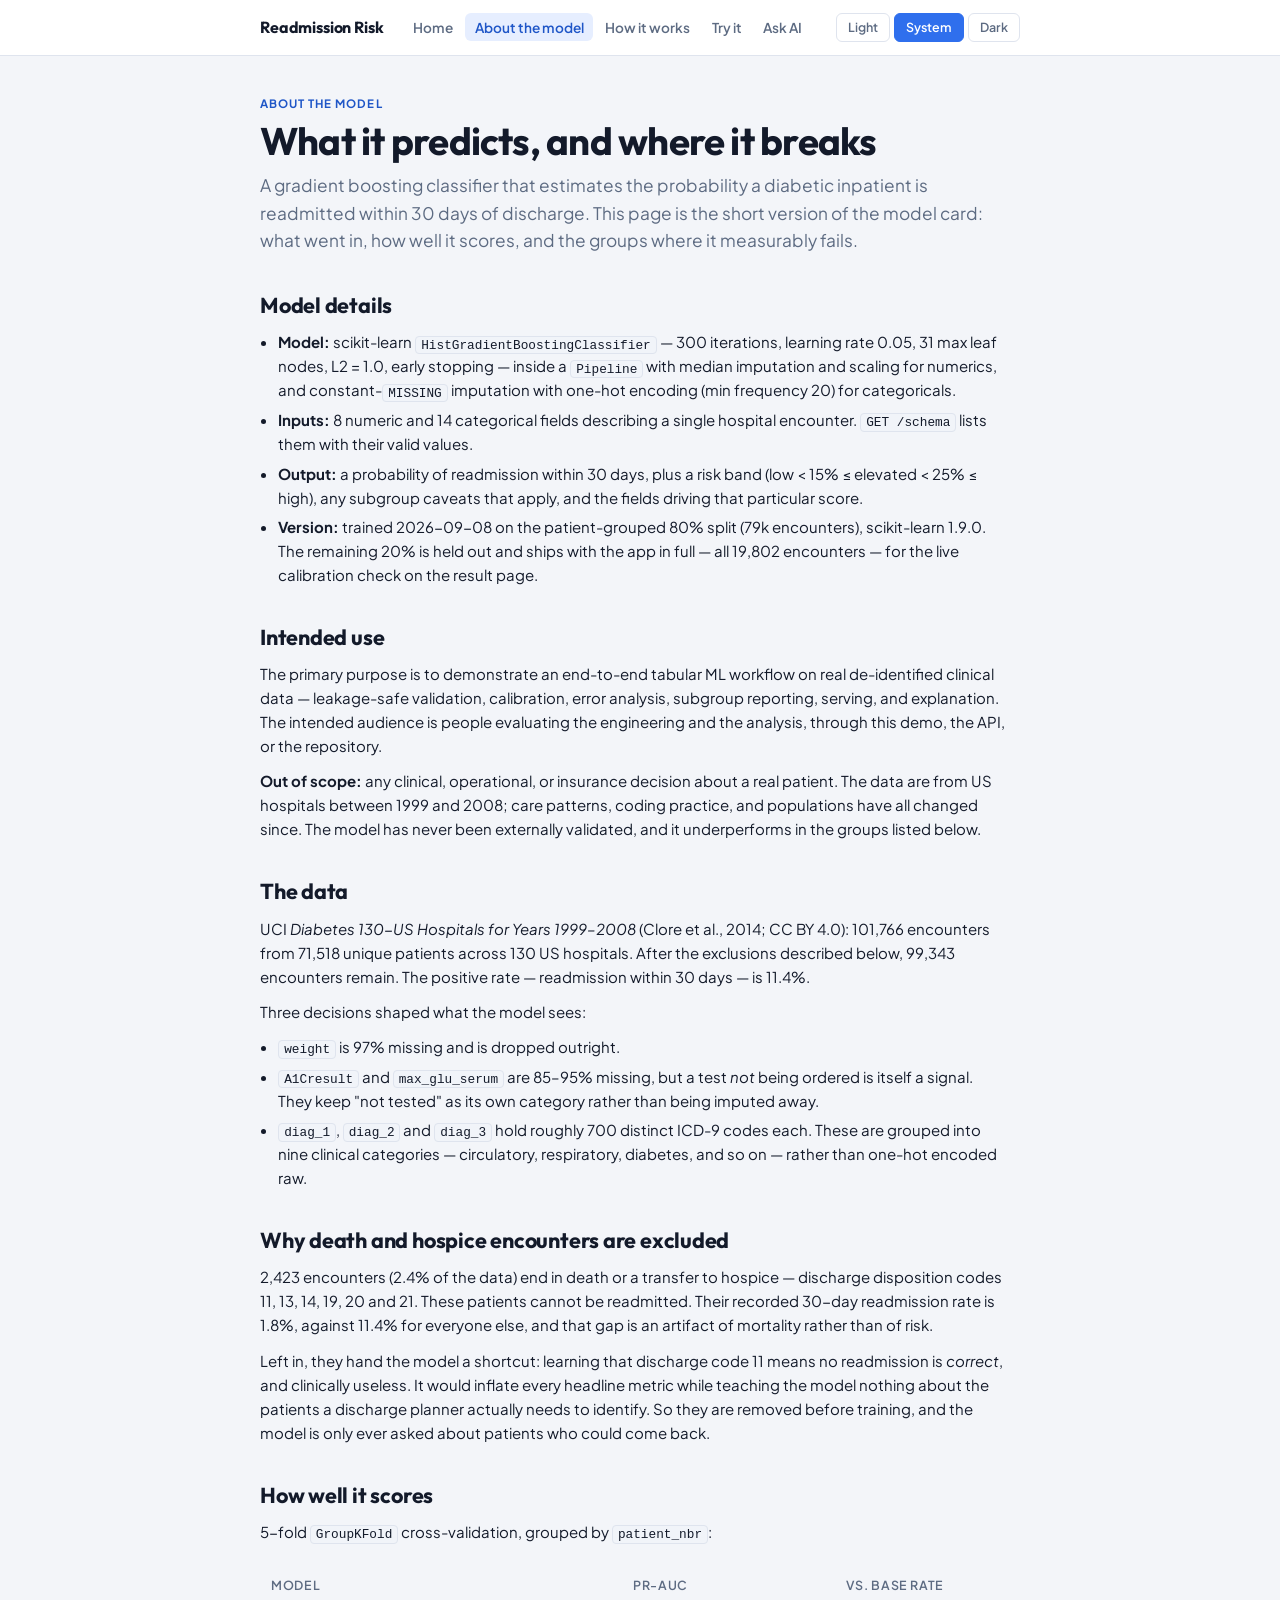
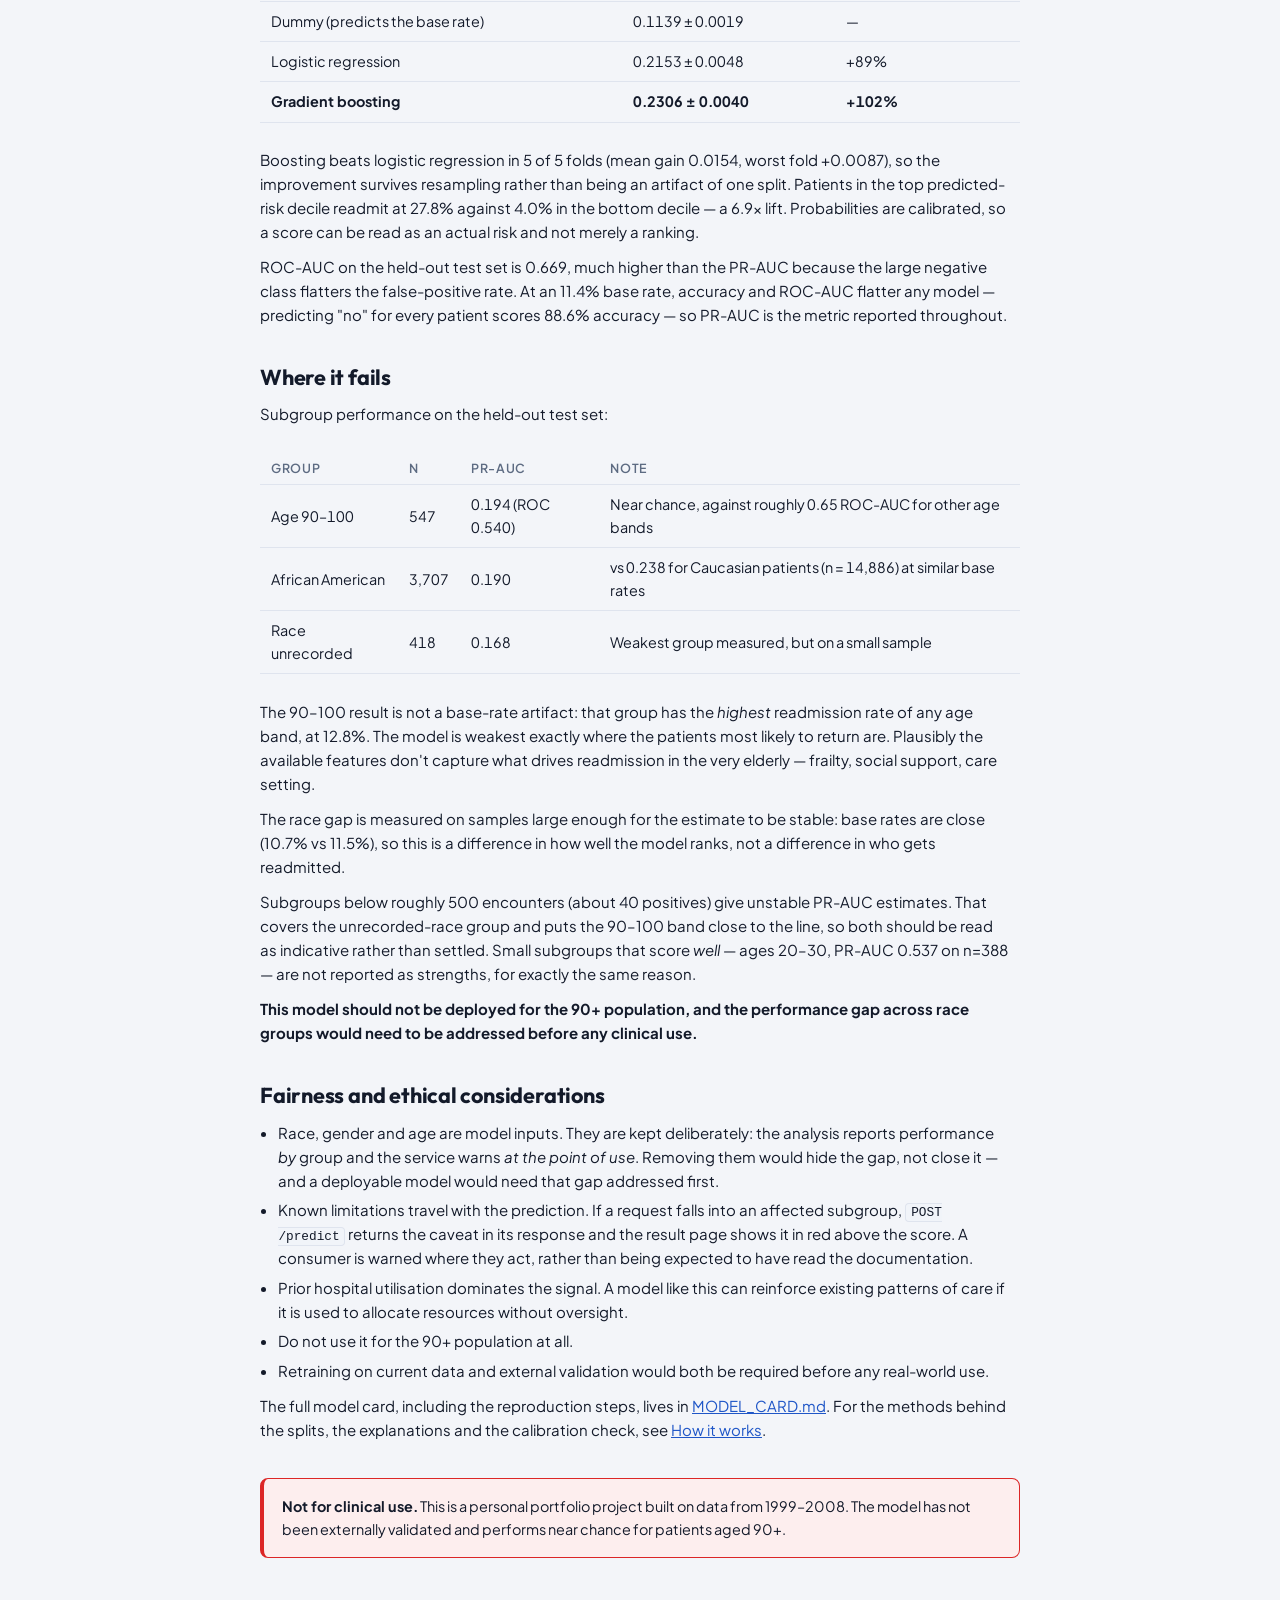
<file: static/about.html>
<!doctype html>
<html lang="en">
<head>
  <meta charset="utf-8">
  <meta name="viewport" content="width=device-width, initial-scale=1">
  <title>About the model — 30-day readmission risk</title>
  <script>
    // Apply the saved theme before first paint, so a reload never flashes the wrong theme.
    try {
      const t = localStorage.getItem("theme");
      if (t === "light" || t === "dark") document.documentElement.dataset.theme = t;
    } catch {}
  </script>
  <link rel="stylesheet" href="/static/style.css">
  <link rel="stylesheet" href="https://fonts.googleapis.com/css2?family=Outfit:wght@600;700&family=Plus+Jakarta+Sans:wght@400;500;600;700&display=swap">
  <script src="/static/site.js" defer></script>
</head>
<body>
<header class="site-header">
  <div class="site-header-inner">
    <a class="brand" href="/">Readmission Risk</a>
    <nav class="site-nav" aria-label="Main">
      <a href="/">Home</a>
      <a href="/about" aria-current="page">About the model</a>
      <a href="/how-it-works">How it works</a>
      <a href="/try">Try it</a>
      <a href="/ask">Ask AI</a>
    </nav>
    <div class="theme" role="group" aria-label="Theme">
      <button type="button" data-theme-choice="light">Light</button>
      <button type="button" data-theme-choice="system">System</button>
      <button type="button" data-theme-choice="dark">Dark</button>
    </div>
  </div>
</header>

<main>
  <div class="page-hero">
    <p class="eyebrow">About the model</p>
    <h1>What it predicts, and where it breaks</h1>
    <p class="lede">
      A gradient boosting classifier that estimates the probability a diabetic inpatient is
      readmitted within 30 days of discharge. This page is the short version of the model
      card: what went in, how well it scores, and the groups where it measurably fails.
    </p>
  </div>

  <div class="prose">
    <h2>Model details</h2>
    <ul>
      <li><b>Model:</b> scikit-learn <code>HistGradientBoostingClassifier</code> — 300 iterations,
        learning rate 0.05, 31 max leaf nodes, L2 = 1.0, early stopping — inside a
        <code>Pipeline</code> with median imputation and scaling for numerics, and
        constant-<code>MISSING</code> imputation with one-hot encoding (min frequency 20)
        for categoricals.</li>
      <li><b>Inputs:</b> 8 numeric and 14 categorical fields describing a single hospital
        encounter. <code>GET /schema</code> lists them with their valid values.</li>
      <li><b>Output:</b> a probability of readmission within 30 days, plus a risk band
        (low &lt; 15% ≤ elevated &lt; 25% ≤ high), any subgroup caveats that apply, and the
        fields driving that particular score.</li>
      <li><b>Version:</b> trained 2026-09-08 on the patient-grouped 80% split (79k encounters),
        scikit-learn 1.9.0. The remaining 20% is held out and ships with the app in full —
        all 19,802 encounters — for the live calibration check on the result page.</li>
    </ul>

    <h2>Intended use</h2>
    <p>
      The primary purpose is to demonstrate an end-to-end tabular ML workflow on real
      de-identified clinical data — leakage-safe validation, calibration, error analysis,
      subgroup reporting, serving, and explanation. The intended audience is people
      evaluating the engineering and the analysis, through this demo, the API, or the
      repository.
    </p>
    <p>
      <b>Out of scope:</b> any clinical, operational, or insurance decision about a real
      patient. The data are from US hospitals between 1999 and 2008; care patterns, coding
      practice, and populations have all changed since. The model has never been externally
      validated, and it underperforms in the groups listed below.
    </p>

    <h2>The data</h2>
    <p>
      UCI <i>Diabetes 130-US Hospitals for Years 1999–2008</i> (Clore et al., 2014; CC BY 4.0):
      101,766 encounters from 71,518 unique patients across 130 US hospitals. After the
      exclusions described below, 99,343 encounters remain. The positive rate — readmission
      within 30 days — is 11.4%.
    </p>
    <p>Three decisions shaped what the model sees:</p>
    <ul>
      <li><code>weight</code> is 97% missing and is dropped outright.</li>
      <li><code>A1Cresult</code> and <code>max_glu_serum</code> are 85–95% missing, but a test
        <i>not</i> being ordered is itself a signal. They keep "not tested" as its own
        category rather than being imputed away.</li>
      <li><code>diag_1</code>, <code>diag_2</code> and <code>diag_3</code> hold roughly 700
        distinct ICD-9 codes each. These are grouped into nine clinical categories —
        circulatory, respiratory, diabetes, and so on — rather than one-hot encoded raw.</li>
    </ul>

    <h2>Why death and hospice encounters are excluded</h2>
    <p>
      2,423 encounters (2.4% of the data) end in death or a transfer to hospice — discharge
      disposition codes 11, 13, 14, 19, 20 and 21. These patients cannot be readmitted. Their
      recorded 30-day readmission rate is 1.8%, against 11.4% for everyone else, and that gap
      is an artifact of mortality rather than of risk.
    </p>
    <p>
      Left in, they hand the model a shortcut: learning that discharge code 11 means no
      readmission is <i>correct</i>, and clinically useless. It would inflate every headline
      metric while teaching the model nothing about the patients a discharge planner actually
      needs to identify. So they are removed before training, and the model is only ever
      asked about patients who could come back.
    </p>

    <h2>How well it scores</h2>
    <p>5-fold <code>GroupKFold</code> cross-validation, grouped by <code>patient_nbr</code>:</p>
    <div class="table-scroll">
      <table>
        <thead>
          <tr><th>Model</th><th>PR-AUC</th><th>vs. base rate</th></tr>
        </thead>
        <tbody>
          <tr><td>Dummy (predicts the base rate)</td><td>0.1139 ± 0.0019</td><td>—</td></tr>
          <tr><td>Logistic regression</td><td>0.2153 ± 0.0048</td><td>+89%</td></tr>
          <tr><td><b>Gradient boosting</b></td><td><b>0.2306 ± 0.0040</b></td><td><b>+102%</b></td></tr>
        </tbody>
      </table>
    </div>
    <p>
      Boosting beats logistic regression in 5 of 5 folds (mean gain 0.0154, worst fold
      +0.0087), so the improvement survives resampling rather than being an artifact of one
      split. Patients in the top predicted-risk decile readmit at 27.8% against 4.0% in the
      bottom decile — a 6.9× lift. Probabilities are calibrated, so a score can be read as an
      actual risk and not merely a ranking.
    </p>
    <p>
      ROC-AUC on the held-out test set is 0.669, much higher than the PR-AUC because the large
      negative class flatters the false-positive rate. At an 11.4% base rate, accuracy and
      ROC-AUC flatter any model — predicting "no" for every patient scores 88.6% accuracy —
      so PR-AUC is the metric reported throughout.
    </p>

    <h2>Where it fails</h2>
    <p>Subgroup performance on the held-out test set:</p>
    <div class="table-scroll">
      <table>
        <thead>
          <tr><th>Group</th><th>n</th><th>PR-AUC</th><th>Note</th></tr>
        </thead>
        <tbody>
          <tr>
            <td>Age 90–100</td><td>547</td><td>0.194 (ROC 0.540)</td>
            <td>Near chance, against roughly 0.65 ROC-AUC for other age bands</td>
          </tr>
          <tr>
            <td>African American</td><td>3,707</td><td>0.190</td>
            <td>vs 0.238 for Caucasian patients (n = 14,886) at similar base rates</td>
          </tr>
          <tr>
            <td>Race unrecorded</td><td>418</td><td>0.168</td>
            <td>Weakest group measured, but on a small sample</td>
          </tr>
        </tbody>
      </table>
    </div>
    <p>
      The 90–100 result is not a base-rate artifact: that group has the <i>highest</i>
      readmission rate of any age band, at 12.8%. The model is weakest exactly where the
      patients most likely to return are. Plausibly the available features don't capture what
      drives readmission in the very elderly — frailty, social support, care setting.
    </p>
    <p>
      The race gap is measured on samples large enough for the estimate to be stable: base
      rates are close (10.7% vs 11.5%), so this is a difference in how well the model ranks,
      not a difference in who gets readmitted.
    </p>
    <p>
      Subgroups below roughly 500 encounters (about 40 positives) give unstable PR-AUC
      estimates. That covers the unrecorded-race group and puts the 90–100 band close to the
      line, so both should be read as indicative rather than settled. Small subgroups that
      score <i>well</i> — ages 20–30, PR-AUC 0.537 on n=388 — are not reported as strengths,
      for exactly the same reason.
    </p>
    <p>
      <b>This model should not be deployed for the 90+ population, and the performance gap
      across race groups would need to be addressed before any clinical use.</b>
    </p>

    <h2>Fairness and ethical considerations</h2>
    <ul>
      <li>Race, gender and age are model inputs. They are kept deliberately: the analysis
        reports performance <i>by</i> group and the service warns <i>at the point of use</i>.
        Removing them would hide the gap, not close it — and a deployable model would need
        that gap addressed first.</li>
      <li>Known limitations travel with the prediction. If a request falls into an affected
        subgroup, <code>POST /predict</code> returns the caveat in its response and the result
        page shows it in red above the score. A consumer is warned where they act, rather than
        being expected to have read the documentation.</li>
      <li>Prior hospital utilisation dominates the signal. A model like this can reinforce
        existing patterns of care if it is used to allocate resources without oversight.</li>
      <li>Do not use it for the 90+ population at all.</li>
      <li>Retraining on current data and external validation would both be required before any
        real-world use.</li>
    </ul>

    <p>
      The full model card, including the reproduction steps, lives in
      <a href="https://github.com/Yasminenaser1/tabular-lab/blob/main/MODEL_CARD.md">MODEL_CARD.md</a>.
      For the methods behind the splits, the explanations and the calibration check, see
      <a href="/how-it-works">How it works</a>.
    </p>
  </div>

  <div class="disclaimer">
    <strong>Not for clinical use.</strong> This is a personal portfolio project built on data
    from 1999–2008. The model has not been externally validated and performs near chance for
    patients aged 90+.
  </div>
</main>
</body>
</html>
</file>
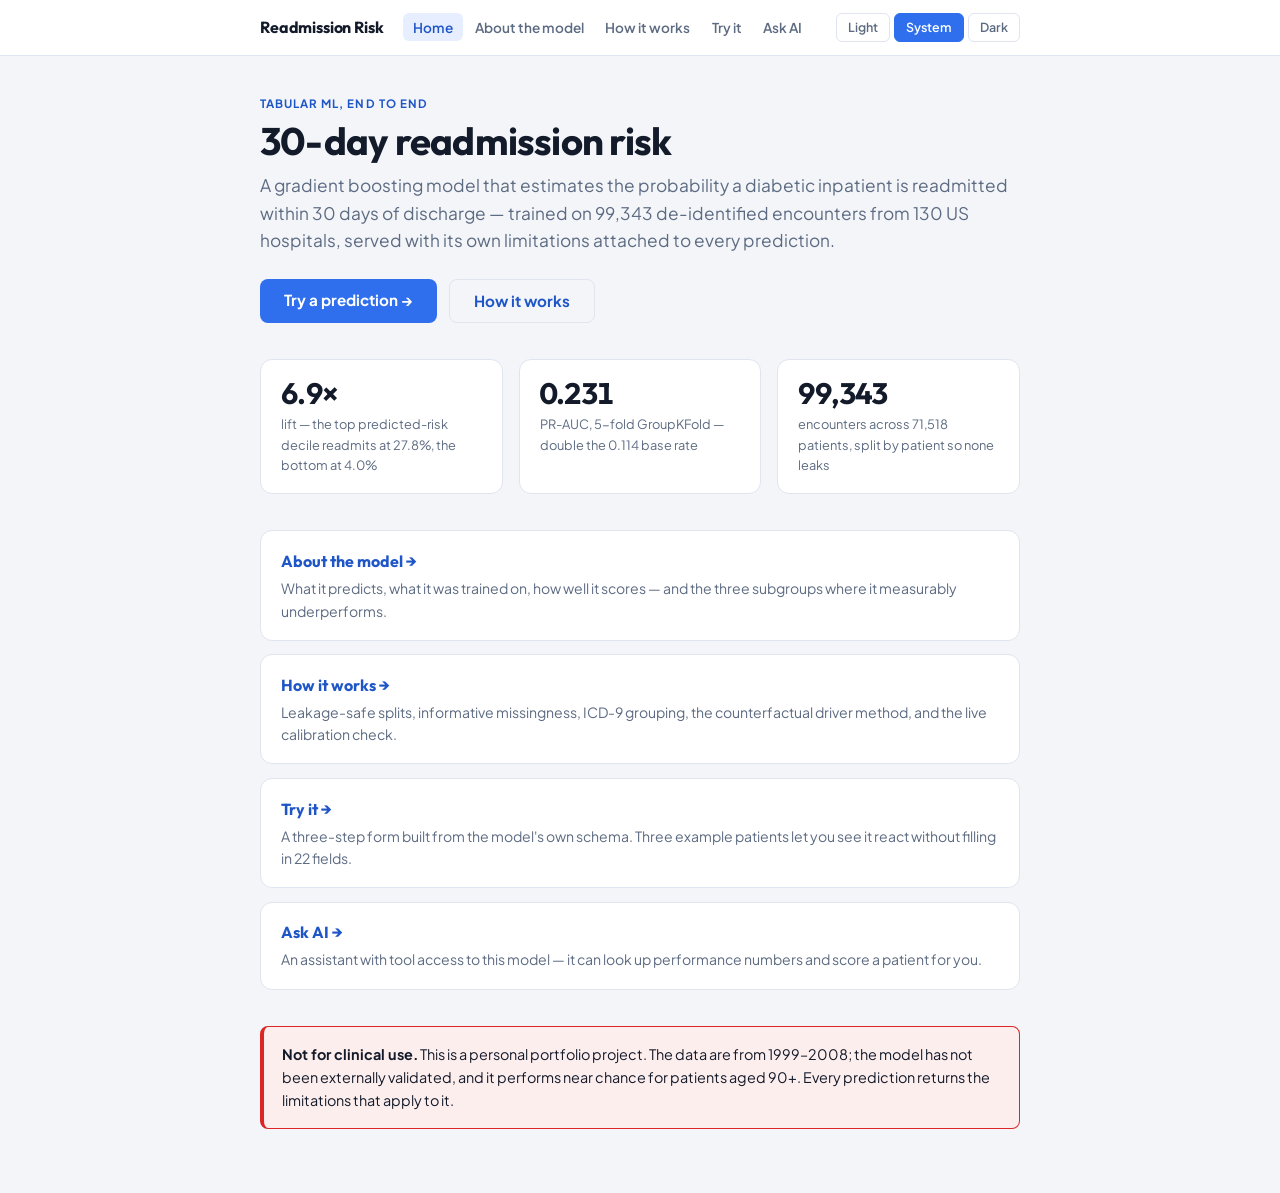
<file: static/home.html>
<!doctype html>
<html lang="en">
<head>
  <meta charset="utf-8">
  <meta name="viewport" content="width=device-width, initial-scale=1">
  <title>30-day readmission risk</title>
  <script>
    // Apply the saved theme before first paint, so a reload never flashes the wrong theme.
    try {
      const t = localStorage.getItem("theme");
      if (t === "light" || t === "dark") document.documentElement.dataset.theme = t;
    } catch {}
  </script>
  <link rel="stylesheet" href="/static/style.css">
  <link rel="stylesheet" href="https://fonts.googleapis.com/css2?family=Outfit:wght@600;700&family=Plus+Jakarta+Sans:wght@400;500;600;700&display=swap">
  <script src="/static/site.js" defer></script>
</head>
<body>
<header class="site-header">
  <div class="site-header-inner">
    <a class="brand" href="/">Readmission Risk</a>
    <nav class="site-nav" aria-label="Main">
      <a href="/" aria-current="page">Home</a>
      <a href="/about">About the model</a>
      <a href="/how-it-works">How it works</a>
      <a href="/try">Try it</a>
      <a href="/ask">Ask AI</a>
    </nav>
    <div class="theme" role="group" aria-label="Theme">
      <button type="button" data-theme-choice="light">Light</button>
      <button type="button" data-theme-choice="system">System</button>
      <button type="button" data-theme-choice="dark">Dark</button>
    </div>
  </div>
</header>

<main>
  <div class="page-hero">
    <p class="eyebrow">Tabular ML, end to end</p>
    <h1>30-day readmission risk</h1>
    <p class="lede">
      A gradient boosting model that estimates the probability a diabetic inpatient is
      readmitted within 30 days of discharge — trained on 99,343 de-identified encounters
      from 130 US hospitals, served with its own limitations attached to every prediction.
    </p>
    <div class="cta-row">
      <a class="btn" href="/try">Try a prediction →</a>
      <a class="btn ghost" href="/how-it-works">How it works</a>
    </div>
  </div>

  <div class="stat-row">
    <div class="stat">
      <b>6.9×</b>
      <span>lift — the top predicted-risk decile readmits at 27.8%, the bottom at 4.0%</span>
    </div>
    <div class="stat">
      <b>0.231</b>
      <span>PR-AUC, 5-fold GroupKFold — double the 0.114 base rate</span>
    </div>
    <div class="stat">
      <b>99,343</b>
      <span>encounters across 71,518 patients, split by patient so none leaks</span>
    </div>
  </div>

  <div class="nav-cards">
    <a class="nav-card" href="/about">
      <b>About the model →</b>
      <span>What it predicts, what it was trained on, how well it scores — and the three
        subgroups where it measurably underperforms.</span>
    </a>
    <a class="nav-card" href="/how-it-works">
      <b>How it works →</b>
      <span>Leakage-safe splits, informative missingness, ICD-9 grouping, the
        counterfactual driver method, and the live calibration check.</span>
    </a>
    <a class="nav-card" href="/try">
      <b>Try it →</b>
      <span>A three-step form built from the model's own schema. Three example patients
        let you see it react without filling in 22 fields.</span>
    </a>
    <a class="nav-card" href="/ask">
      <b>Ask AI →</b>
      <span>An assistant with tool access to this model — it can look up performance
        numbers and score a patient for you.</span>
    </a>
  </div>

  <div class="disclaimer">
    <strong>Not for clinical use.</strong> This is a personal portfolio project. The data are
    from 1999–2008; the model has not been externally validated, and it performs near chance
    for patients aged 90+. Every prediction returns the limitations that apply to it.
  </div>
</main>
</body>
</html>
</file>
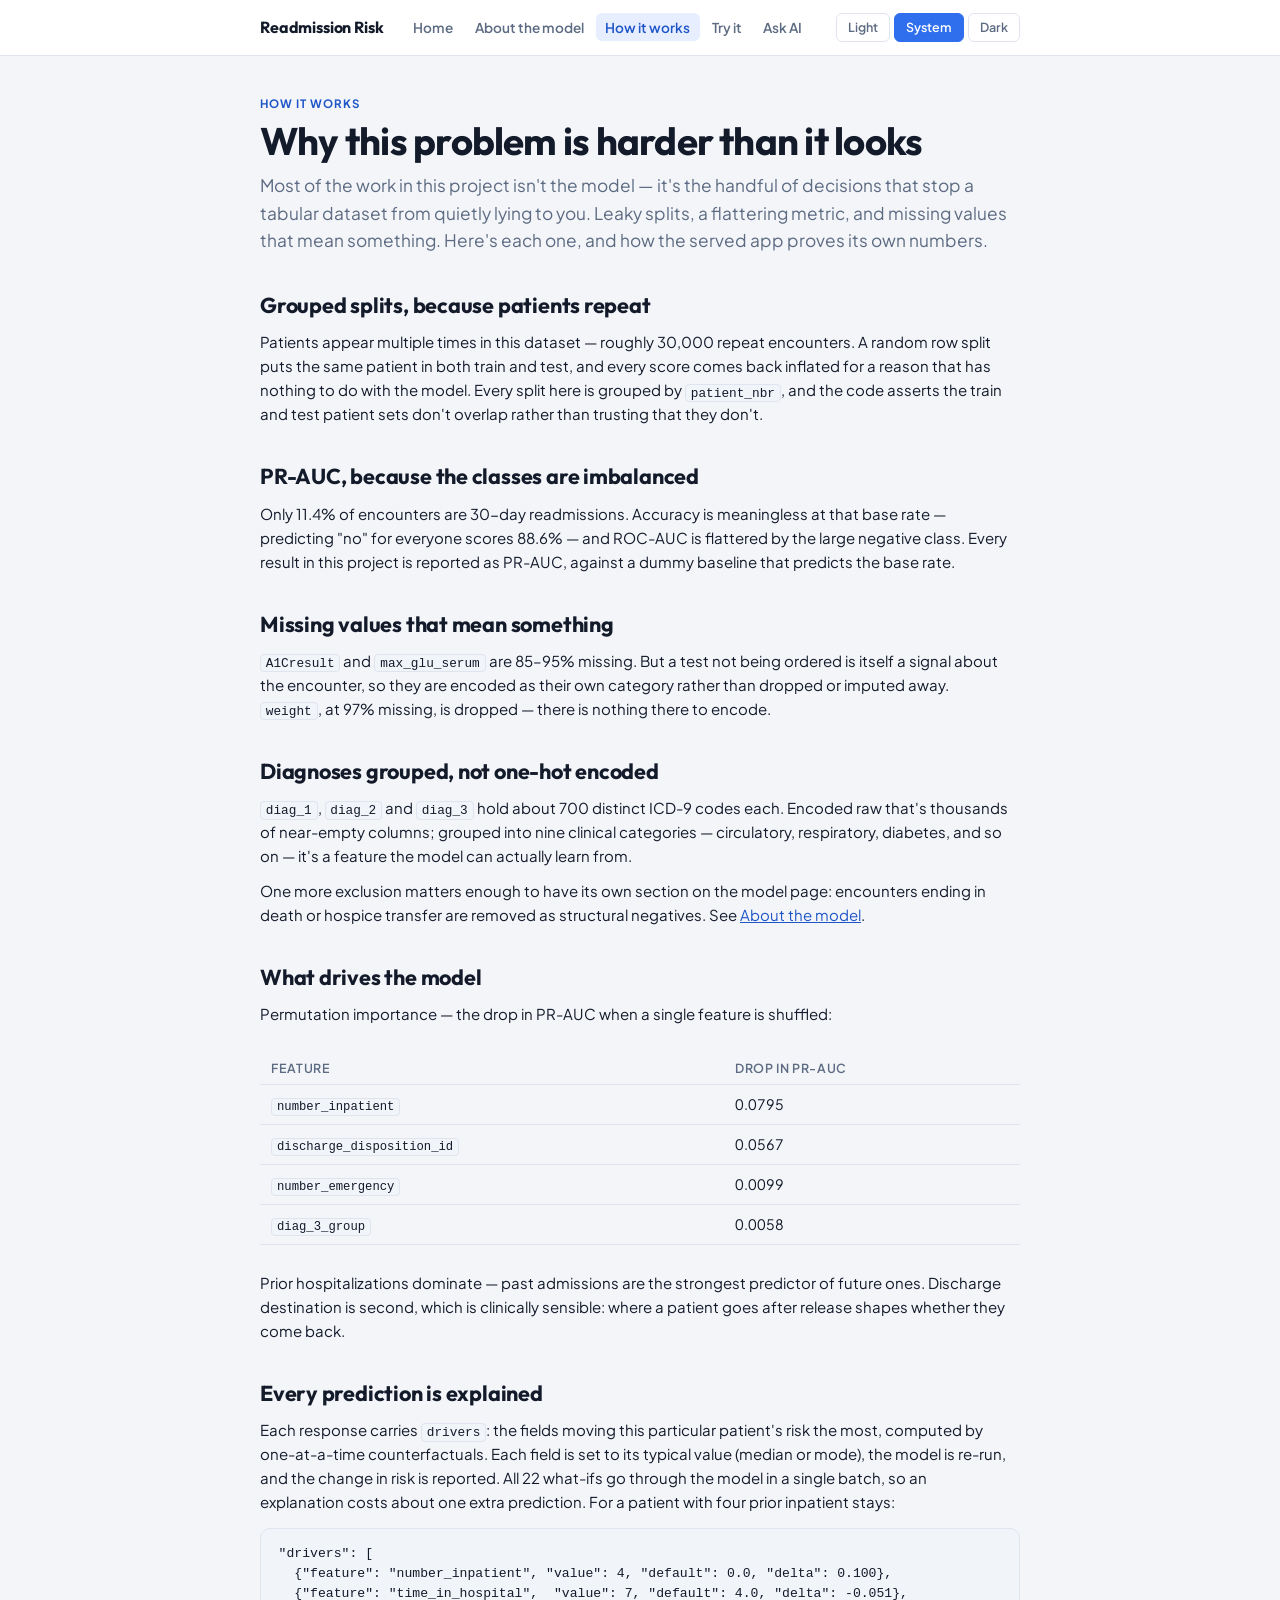
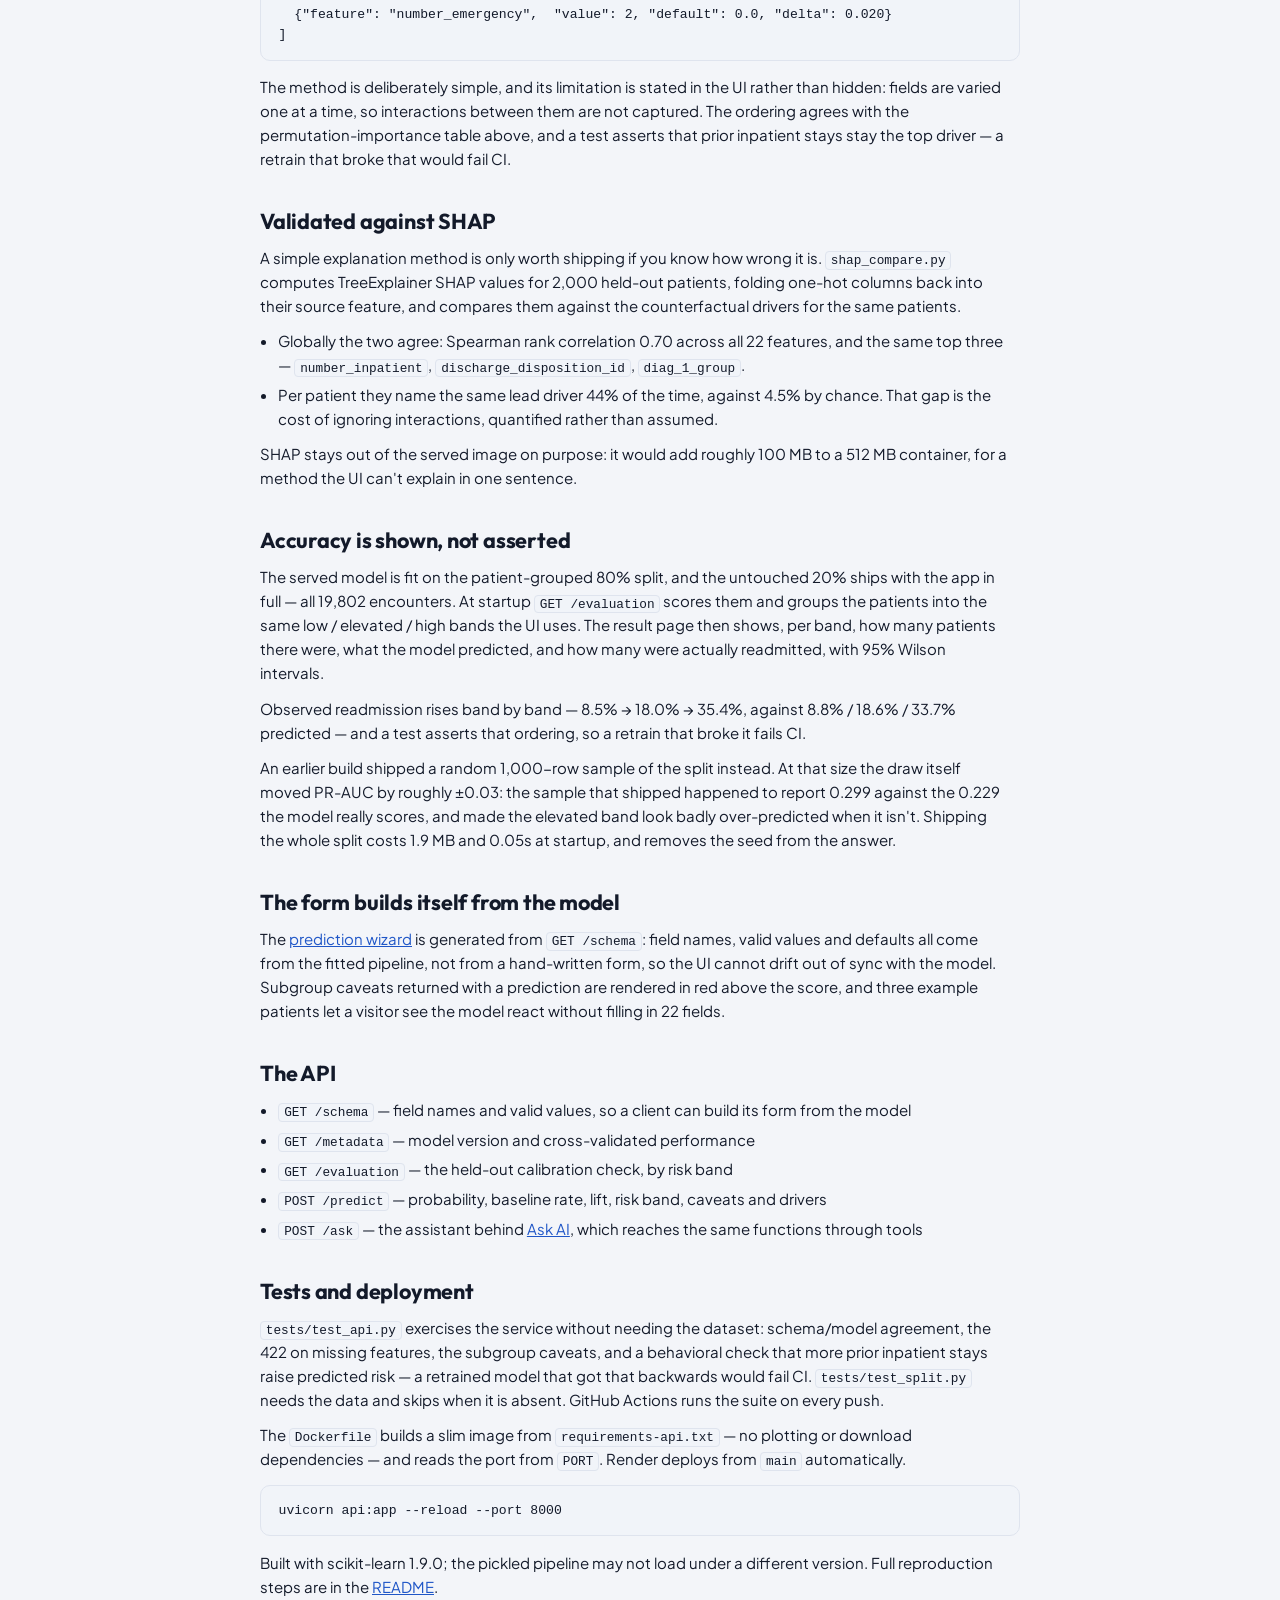
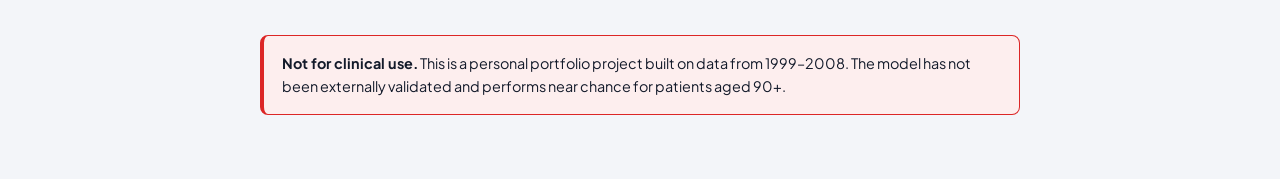
<file: static/how.html>
<!doctype html>
<html lang="en">
<head>
  <meta charset="utf-8">
  <meta name="viewport" content="width=device-width, initial-scale=1">
  <title>How it works — 30-day readmission risk</title>
  <script>
    // Apply the saved theme before first paint, so a reload never flashes the wrong theme.
    try {
      const t = localStorage.getItem("theme");
      if (t === "light" || t === "dark") document.documentElement.dataset.theme = t;
    } catch {}
  </script>
  <link rel="stylesheet" href="/static/style.css">
  <link rel="stylesheet" href="https://fonts.googleapis.com/css2?family=Outfit:wght@600;700&family=Plus+Jakarta+Sans:wght@400;500;600;700&display=swap">
  <script src="/static/site.js" defer></script>
</head>
<body>
<header class="site-header">
  <div class="site-header-inner">
    <a class="brand" href="/">Readmission Risk</a>
    <nav class="site-nav" aria-label="Main">
      <a href="/">Home</a>
      <a href="/about">About the model</a>
      <a href="/how-it-works" aria-current="page">How it works</a>
      <a href="/try">Try it</a>
      <a href="/ask">Ask AI</a>
    </nav>
    <div class="theme" role="group" aria-label="Theme">
      <button type="button" data-theme-choice="light">Light</button>
      <button type="button" data-theme-choice="system">System</button>
      <button type="button" data-theme-choice="dark">Dark</button>
    </div>
  </div>
</header>

<main>
  <div class="page-hero">
    <p class="eyebrow">How it works</p>
    <h1>Why this problem is harder than it looks</h1>
    <p class="lede">
      Most of the work in this project isn't the model — it's the handful of decisions that
      stop a tabular dataset from quietly lying to you. Leaky splits, a flattering metric, and
      missing values that mean something. Here's each one, and how the served app proves its
      own numbers.
    </p>
  </div>

  <div class="prose">
    <h2>Grouped splits, because patients repeat</h2>
    <p>
      Patients appear multiple times in this dataset — roughly 30,000 repeat encounters. A
      random row split puts the same patient in both train and test, and every score comes
      back inflated for a reason that has nothing to do with the model. Every split here is
      grouped by <code>patient_nbr</code>, and the code asserts the train and test patient
      sets don't overlap rather than trusting that they don't.
    </p>

    <h2>PR-AUC, because the classes are imbalanced</h2>
    <p>
      Only 11.4% of encounters are 30-day readmissions. Accuracy is meaningless at that base
      rate — predicting "no" for everyone scores 88.6% — and ROC-AUC is flattered by the large
      negative class. Every result in this project is reported as PR-AUC, against a dummy
      baseline that predicts the base rate.
    </p>

    <h2>Missing values that mean something</h2>
    <p>
      <code>A1Cresult</code> and <code>max_glu_serum</code> are 85–95% missing. But a test not
      being ordered is itself a signal about the encounter, so they are encoded as their own
      category rather than dropped or imputed away. <code>weight</code>, at 97% missing, is
      dropped — there is nothing there to encode.
    </p>

    <h2>Diagnoses grouped, not one-hot encoded</h2>
    <p>
      <code>diag_1</code>, <code>diag_2</code> and <code>diag_3</code> hold about 700 distinct
      ICD-9 codes each. Encoded raw that's thousands of near-empty columns; grouped into nine
      clinical categories — circulatory, respiratory, diabetes, and so on — it's a feature the
      model can actually learn from.
    </p>
    <p>
      One more exclusion matters enough to have its own section on the model page: encounters
      ending in death or hospice transfer are removed as structural negatives. See
      <a href="/about">About the model</a>.
    </p>

    <h2>What drives the model</h2>
    <p>Permutation importance — the drop in PR-AUC when a single feature is shuffled:</p>
    <div class="table-scroll">
      <table>
        <thead><tr><th>Feature</th><th>Drop in PR-AUC</th></tr></thead>
        <tbody>
          <tr><td><code>number_inpatient</code></td><td>0.0795</td></tr>
          <tr><td><code>discharge_disposition_id</code></td><td>0.0567</td></tr>
          <tr><td><code>number_emergency</code></td><td>0.0099</td></tr>
          <tr><td><code>diag_3_group</code></td><td>0.0058</td></tr>
        </tbody>
      </table>
    </div>
    <p>
      Prior hospitalizations dominate — past admissions are the strongest predictor of future
      ones. Discharge destination is second, which is clinically sensible: where a patient goes
      after release shapes whether they come back.
    </p>

    <h2>Every prediction is explained</h2>
    <p>
      Each response carries <code>drivers</code>: the fields moving this particular patient's
      risk the most, computed by one-at-a-time counterfactuals. Each field is set to its
      typical value (median or mode), the model is re-run, and the change in risk is reported.
      All 22 what-ifs go through the model in a single batch, so an explanation costs about one
      extra prediction. For a patient with four prior inpatient stays:
    </p>
<pre><code>"drivers": [
  {"feature": "number_inpatient", "value": 4, "default": 0.0, "delta": 0.100},
  {"feature": "time_in_hospital",  "value": 7, "default": 4.0, "delta": -0.051},
  {"feature": "number_emergency",  "value": 2, "default": 0.0, "delta": 0.020}
]</code></pre>
    <p>
      The method is deliberately simple, and its limitation is stated in the UI rather than
      hidden: fields are varied one at a time, so interactions between them are not captured.
      The ordering agrees with the permutation-importance table above, and a test asserts that
      prior inpatient stays stay the top driver — a retrain that broke that would fail CI.
    </p>

    <h2>Validated against SHAP</h2>
    <p>
      A simple explanation method is only worth shipping if you know how wrong it is.
      <code>shap_compare.py</code> computes TreeExplainer SHAP values for 2,000 held-out
      patients, folding one-hot columns back into their source feature, and compares them
      against the counterfactual drivers for the same patients.
    </p>
    <ul>
      <li>Globally the two agree: Spearman rank correlation 0.70 across all 22 features, and
        the same top three — <code>number_inpatient</code>,
        <code>discharge_disposition_id</code>, <code>diag_1_group</code>.</li>
      <li>Per patient they name the same lead driver 44% of the time, against 4.5% by chance.
        That gap is the cost of ignoring interactions, quantified rather than assumed.</li>
    </ul>
    <p>
      SHAP stays out of the served image on purpose: it would add roughly 100 MB to a 512 MB
      container, for a method the UI can't explain in one sentence.
    </p>

    <h2>Accuracy is shown, not asserted</h2>
    <p>
      The served model is fit on the patient-grouped 80% split, and the untouched 20% ships
      with the app in full — all 19,802 encounters. At startup <code>GET /evaluation</code>
      scores them and groups the patients into the same low / elevated / high bands the UI
      uses. The result page then shows, per band, how many patients there were, what the model
      predicted, and how many were actually readmitted, with 95% Wilson intervals.
    </p>
    <p>
      Observed readmission rises band by band — 8.5% → 18.0% → 35.4%, against 8.8% / 18.6% /
      33.7% predicted — and a test asserts that ordering, so a retrain that broke it fails CI.
    </p>
    <p>
      An earlier build shipped a random 1,000-row sample of the split instead. At that size the
      draw itself moved PR-AUC by roughly ±0.03: the sample that shipped happened to report
      0.299 against the 0.229 the model really scores, and made the elevated band look badly
      over-predicted when it isn't. Shipping the whole split costs 1.9 MB and 0.05s at startup,
      and removes the seed from the answer.
    </p>

    <h2>The form builds itself from the model</h2>
    <p>
      The <a href="/try">prediction wizard</a> is generated from <code>GET /schema</code>:
      field names, valid values and defaults all come from the fitted pipeline, not from a
      hand-written form, so the UI cannot drift out of sync with the model. Subgroup caveats
      returned with a prediction are rendered in red above the score, and three example
      patients let a visitor see the model react without filling in 22 fields.
    </p>

    <h2>The API</h2>
    <ul>
      <li><code>GET /schema</code> — field names and valid values, so a client can build its
        form from the model</li>
      <li><code>GET /metadata</code> — model version and cross-validated performance</li>
      <li><code>GET /evaluation</code> — the held-out calibration check, by risk band</li>
      <li><code>POST /predict</code> — probability, baseline rate, lift, risk band, caveats and
        drivers</li>
      <li><code>POST /ask</code> — the assistant behind <a href="/ask">Ask AI</a>, which reaches
        the same functions through tools</li>
    </ul>

    <h2>Tests and deployment</h2>
    <p>
      <code>tests/test_api.py</code> exercises the service without needing the dataset:
      schema/model agreement, the 422 on missing features, the subgroup caveats, and a
      behavioral check that more prior inpatient stays raise predicted risk — a retrained model
      that got that backwards would fail CI. <code>tests/test_split.py</code> needs the data and
      skips when it is absent. GitHub Actions runs the suite on every push.
    </p>
    <p>
      The <code>Dockerfile</code> builds a slim image from <code>requirements-api.txt</code> —
      no plotting or download dependencies — and reads the port from <code>PORT</code>. Render
      deploys from <code>main</code> automatically.
    </p>
<pre><code>uvicorn api:app --reload --port 8000</code></pre>
    <p>
      Built with scikit-learn 1.9.0; the pickled pipeline may not load under a different
      version. Full reproduction steps are in the
      <a href="https://github.com/Yasminenaser1/tabular-lab#reproducing">README</a>.
    </p>
  </div>

  <div class="disclaimer">
    <strong>Not for clinical use.</strong> This is a personal portfolio project built on data
    from 1999–2008. The model has not been externally validated and performs near chance for
    patients aged 90+.
  </div>
</main>
</body>
</html>
</file>
<file: static/style.css>
:root {
  color-scheme: light dark;
  --bg:            light-dark(#f3f5f9, #0b1220);
  --card:          light-dark(#ffffff, #131c2e);
  --card-2:        light-dark(#f1f4f9, #1a2540);
  --ink:           light-dark(#131a2a, #e8edf6);
  --muted:         light-dark(#5d6b82, #8d99b2);
  --line:          light-dark(#dfe4ee, #24304a);
  --accent:        light-dark(#2f6fed, #4f8cff);
  --accent-ink:    light-dark(#1f56c7, #7eaaff);
  --accent-soft:   light-dark(#e6eeff, #16233f);
  --good:          light-dark(#16a34a, #22c55e);
  --warning:       light-dark(#d97706, #fab219);
  --critical:      light-dark(#dc2626, #ef4444);
  --critical-soft: light-dark(#fdeeee, #2a1519);
  --shadow: light-dark(0 12px 32px -20px rgba(19,26,42,.35), 0 20px 40px -24px rgba(0,0,0,.8));
  --display: "Outfit", system-ui, -apple-system, sans-serif;
  --body: "Plus Jakarta Sans", system-ui, -apple-system, "Segoe UI", sans-serif;
}
:root[data-theme="light"] { color-scheme: light; }
:root[data-theme="dark"]  { color-scheme: dark; }

* { box-sizing: border-box; }
body {
  margin: 0; padding: 0 1.25rem 4rem; min-height: 100vh;
  background: var(--bg); color: var(--ink); font: 15px/1.6 var(--body);
  -webkit-font-smoothing: antialiased;
}
main { max-width: 760px; margin: 0 auto; padding-top: 2.5rem; }
h1 { font: 700 2.4rem/1.1 var(--display); letter-spacing: -.02em; margin: 0 0 .35rem; }
#status { color: var(--muted); margin: 0 0 1.75rem; }

/* ---- site header / nav (shared by every page) ---- */
.site-header {
  margin: 0 -1.25rem 0; padding: 0 1.25rem;
  background: var(--card); border-bottom: 1px solid var(--line);
}
.site-header-inner {
  max-width: 760px; margin: 0 auto; padding: .8rem 0;
  display: flex; align-items: center; gap: 1rem 1.25rem; flex-wrap: wrap;
}
.brand {
  font: 700 1rem var(--display); letter-spacing: -.01em;
  color: var(--ink); text-decoration: none; white-space: nowrap;
}
.brand:hover { color: var(--accent-ink); }
.site-nav { display: flex; flex-wrap: wrap; gap: .15rem; margin-right: auto; }
.site-nav a {
  font: 600 .85rem var(--body); color: var(--muted); text-decoration: none;
  padding: .35rem .6rem; border-radius: 6px; white-space: nowrap;
}
.site-nav a:hover { color: var(--ink); background: var(--card-2); }
.site-nav a[aria-current="page"] { color: var(--accent-ink); background: var(--accent-soft); }

/* ---- theme switch ---- */
.theme { display: flex; justify-content: flex-end; gap: .25rem; }
.theme button {
  font: 600 .78rem var(--body); color: var(--muted); background: var(--card);
  border: 1px solid var(--line); border-radius: 6px; padding: .35rem .7rem;
}
.theme button:hover { color: var(--ink); background: var(--card-2); }
.theme button.is-active { color: #fff; background: var(--accent); border-color: var(--accent); }

/* ---- form ---- */
fieldset {
  border: 1px solid var(--line); border-radius: 12px; background: var(--card);
  padding: 1.25rem 1.5rem 1.5rem; margin: 0 0 1.25rem;
}
legend { font: 600 1rem var(--display); padding: 0 .5rem; color: var(--accent-ink); }
.grid {
  display: grid; grid-template-columns: repeat(auto-fill, minmax(200px, 1fr));
  gap: 1rem 1.25rem;
}
label { display: flex; flex-direction: column; gap: .3rem; font-size: .82rem; font-weight: 600; color: var(--muted); }
input, select {
  font: 500 .95rem var(--body); color: var(--ink); padding: .55rem .7rem;
  border: 1px solid var(--line); border-radius: 8px; background: var(--card-2);
  font-variant-numeric: tabular-nums;
}
input:focus, select:focus { outline: 2px solid var(--accent); outline-offset: 1px; border-color: var(--accent); }
button {
  font: 700 .95rem var(--body); color: #fff; background: var(--accent);
  border: 0; border-radius: 8px; padding: .7rem 1.5rem; cursor: pointer;
}
button:hover { background: var(--accent-ink); }
.ghost { background: transparent; color: var(--accent-ink); border: 1px solid var(--line); }
.ghost:hover { background: var(--accent-soft); }

/* ---- wizard ---- */
.steps { display: flex; gap: .5rem; margin: 0 0 .6rem; }
.step {
  flex: 1; font: 600 .8rem var(--body); color: var(--muted);
  padding: .5rem .75rem; border-radius: 8px; border: 1px solid var(--line); background: var(--card);
  display: flex; align-items: center; gap: .5rem;
}
.step b {
  width: 22px; height: 22px; border-radius: 50%; display: grid; place-items: center;
  font: 700 .72rem var(--body); background: var(--card-2); color: var(--muted);
}
.step.is-active { color: var(--ink); border-color: var(--accent); }
.step.is-active b { background: var(--accent); color: #fff; }
.step.is-done b { background: var(--good); color: #fff; }
.progress { height: 4px; border-radius: 999px; background: var(--card-2); margin: 0 0 1.5rem; overflow: hidden; }
.progress-bar { height: 100%; width: 33%; background: var(--accent); transition: width .3s ease; }
.panel[hidden] { display: none; }
.actions { display: flex; justify-content: space-between; align-items: center; gap: 1rem; margin-top: .25rem; }

/* ---- result ---- */
#result { margin-top: .25rem; }
.card {
  border: 1px solid var(--line); border-radius: 12px; background: var(--card);
  padding: 1.75rem 2rem; box-shadow: var(--shadow); margin-bottom: 1.25rem;
}
.hero { font: 700 4rem/1 var(--display); letter-spacing: -.03em; }
.compare { color: var(--muted); margin: .4rem 0 1rem; }
.band {
  display: inline-flex; align-items: center; gap: .45rem; font-weight: 700; font-size: .82rem;
  padding: .35rem .7rem .35rem .55rem; border-radius: 6px; background: var(--card-2); border: 1px solid var(--line);
}
.band::before { content: ""; width: 8px; height: 8px; border-radius: 50%; background: var(--dot); }
.band-low { --dot: var(--good); }
.band-elevated { --dot: var(--warning); }
.band-high { --dot: var(--critical); }
.caveats {
  margin-top: 1.25rem; padding: 1rem 1.1rem; border-radius: 8px;
  border: 1px solid var(--critical); border-left-width: 4px; background: var(--critical-soft);
}
.caveats h3 { margin: 0 0 .4rem; font: 700 1rem var(--body); }
.caveats p { margin: .3rem 0; }
.error { color: var(--critical); font-weight: 600; }

/* ---- risk meter ---- */
.meter { margin-top: 1.25rem; }
.meter-track { position: relative; height: 10px; border-radius: 999px; background: var(--card-2); }
.meter-fill { height: 100%; border-radius: 999px; background: var(--dot, var(--accent)); transition: width .5s ease; }
.meter-base { position: absolute; top: -5px; width: 2px; height: 20px; background: var(--ink); opacity: .6; }
.meter-scale { display: flex; justify-content: space-between; margin-top: .4rem; font-size: .72rem; color: var(--muted); }
.meter-scale .base { color: var(--ink); font-weight: 600; }
.clear { color: var(--muted); margin-top: 1.25rem; }

/* ---- example patients ---- */
.examples { display: flex; flex-wrap: wrap; gap: .5rem; align-items: center; margin-bottom: 1rem; }
.examples span { font-size: .85rem; color: var(--muted); margin-right: .25rem; }
.examples button { font-size: .82rem; padding: .45rem .8rem; }
@media (prefers-reduced-motion: reduce) { .meter-fill, .progress-bar { transition: none; } }

/* ---- field labels ---- */
.lbl { color: var(--ink); }

/* ---- plain-English primary fields (step 1) ---- */
.field-intro { margin: -.25rem 0 1.1rem; font-size: .88rem; color: var(--muted); max-width: 62ch; }
.field-primary { gap: .35rem; }
.field-primary .lbl { font-size: .9rem; }
.field-primary .hint {
  font: 400 .78rem/1.4 var(--body); color: var(--muted); margin-bottom: .1rem;
}
#primary { grid-template-columns: repeat(auto-fill, minmax(260px, 1fr)); gap: 1.25rem 1.5rem; }

/* ---- "More options": the other 17 fields, collapsed by default ---- */
#advanced summary {
  cursor: pointer; list-style: none; display: inline-flex; align-items: center; gap: .5rem;
  font: 700 .9rem var(--body); color: var(--accent-ink);
  padding: .55rem .9rem; border: 1px solid var(--line); border-radius: 8px; background: var(--card-2);
}
#advanced summary::-webkit-details-marker { display: none; }
#advanced summary::before {
  content: "▸"; font-size: .8em; color: var(--muted); transition: transform .15s ease;
}
#advanced[open] summary::before { transform: rotate(90deg); }
#advanced summary:hover { background: var(--accent-soft); border-color: var(--accent); }
#advanced summary:focus-visible { outline: 2px solid var(--accent); outline-offset: 2px; }
#advanced summary .count { font-weight: 500; color: var(--muted); }
.adv-group { margin-top: 1.5rem; }
.adv-group h3 {
  margin: 0 0 .75rem; font: 700 .72rem var(--body); letter-spacing: .09em;
  text-transform: uppercase; color: var(--muted);
}
@media (prefers-reduced-motion: reduce) { #advanced summary::before { transition: none; } }

/* ---- drivers ---- */
.drivers { margin-top: 1.25rem; }
.drivers h3 { margin: 0 0 .6rem; font: 700 1rem var(--body); }
.drivers ul { list-style: none; margin: 0; padding: 0; display: grid; gap: .55rem; }
.driver { display: grid; grid-template-columns: 1fr 120px 72px; gap: .75rem; align-items: center; font-size: .88rem; }
.driver-name small { display: block; color: var(--muted); font-size: .75rem; }
.driver-bar { height: 8px; border-radius: 999px; background: var(--card-2); overflow: hidden; }
.driver-bar i { display: block; height: 100%; background: var(--dot); }
.driver-up { --dot: var(--critical); }
.driver-down { --dot: var(--good); }
.driver-delta { text-align: right; font-weight: 700; font-variant-numeric: tabular-nums; }
.drivers .clear { font-size: .8rem; margin-top: .75rem; }
@media (max-width: 520px) { .driver { grid-template-columns: 1fr 72px; } .driver-bar { display: none; } }

/* ---- page content (home / about / how-it-works) ---- */
.page-hero { margin-bottom: 2.25rem; }
.eyebrow {
  font: 700 .72rem var(--body); letter-spacing: .09em; text-transform: uppercase;
  color: var(--accent-ink); margin: 0 0 .6rem;
}
.lede { font-size: 1.08rem; color: var(--muted); margin: .6rem 0 0; max-width: 60ch; }
.cta-row { display: flex; flex-wrap: wrap; gap: .75rem; margin-top: 1.5rem; }
a.btn {
  display: inline-block; font: 700 .95rem var(--body); text-decoration: none;
  color: #fff; background: var(--accent); border-radius: 8px; padding: .7rem 1.5rem;
}
a.btn:hover { background: var(--accent-ink); }
a.btn.ghost { color: var(--accent-ink); background: transparent; border: 1px solid var(--line); }
a.btn.ghost:hover { background: var(--accent-soft); }

/* headline numbers */
.stat-row {
  display: grid; grid-template-columns: repeat(auto-fit, minmax(160px, 1fr));
  gap: 1rem; margin: 0 0 2.25rem;
}
.stat {
  border: 1px solid var(--line); border-radius: 12px; background: var(--card);
  padding: 1.1rem 1.25rem;
}
.stat b {
  display: block; font: 700 1.85rem/1.1 var(--display); letter-spacing: -.02em;
  color: var(--ink); font-variant-numeric: tabular-nums;
}
.stat span { display: block; font-size: .8rem; color: var(--muted); margin-top: .3rem; }

/* link cards to the other pages */
.nav-cards { display: grid; gap: .85rem; margin: 0 0 2.25rem; }
.nav-card {
  display: block; text-decoration: none; color: inherit;
  border: 1px solid var(--line); border-radius: 12px; background: var(--card);
  padding: 1.1rem 1.25rem;
}
.nav-card:hover { border-color: var(--accent); background: var(--card-2); }
.nav-card b { font: 700 1rem var(--display); color: var(--accent-ink); }
.nav-card span { display: block; font-size: .88rem; color: var(--muted); margin-top: .25rem; }

/* long-form sections */
.prose h2 { font: 700 1.35rem var(--display); letter-spacing: -.01em; margin: 2.25rem 0 .6rem; }
.prose h3 { font: 700 1rem var(--body); margin: 1.5rem 0 .4rem; }
.prose p { margin: .7rem 0; max-width: 68ch; }
.prose ul { margin: .7rem 0; padding-left: 1.15rem; max-width: 68ch; }
.prose li { margin: .35rem 0; }
.prose code {
  font: 400 .85em ui-monospace, Menlo, monospace;
  background: var(--card-2); border: 1px solid var(--line);
  border-radius: 4px; padding: .05rem .3rem;
}
.prose a { color: var(--accent-ink); }
.prose table { border-collapse: collapse; width: 100%; font-size: .9rem; margin: .9rem 0; }
.prose th, .prose td {
  text-align: left; padding: .5rem .7rem; border-bottom: 1px solid var(--line);
  font-variant-numeric: tabular-nums;
}
.prose th { font: 600 .78rem var(--body); color: var(--muted); text-transform: uppercase; letter-spacing: .05em; }
.table-scroll { overflow-x: auto; }

/* the "not for clinical use" strip */
.disclaimer {
  margin: 2.25rem 0 0; padding: 1rem 1.1rem; border-radius: 8px; font-size: .9rem;
  border: 1px solid var(--critical); border-left-width: 4px; background: var(--critical-soft);
}
.disclaimer strong { font-weight: 700; }

/* code blocks in long-form pages */
.prose pre {
  margin: .9rem 0; padding: .9rem 1.1rem; overflow-x: auto;
  background: var(--card-2); border: 1px solid var(--line); border-radius: 10px;
  font: 400 .82rem/1.55 ui-monospace, Menlo, monospace; color: var(--ink);
}
.prose pre code { background: none; border: 0; padding: 0; font-size: inherit; }

/* ---- Ask AI chat page ---- */
.chat {
  border: 1px solid var(--line); border-radius: 12px; background: var(--card);
  box-shadow: var(--shadow); overflow: hidden;
}
.chat-log {
  min-height: 300px; max-height: 58vh; overflow-y: auto;
  padding: 1.25rem; display: flex; flex-direction: column; gap: .75rem;
}
.bubble {
  padding: .6rem .85rem; border-radius: 12px; max-width: 85%;
  font-size: .93rem; line-height: 1.5; white-space: pre-wrap; overflow-wrap: anywhere;
}
.bubble-you { align-self: flex-end; background: var(--accent); color: #fff; border-bottom-right-radius: 4px; }
.bubble-ai  { align-self: flex-start; background: var(--card-2); color: var(--ink); border-bottom-left-radius: 4px; }
.bubble-error { border: 1px solid var(--critical); background: var(--critical-soft); }
.bubble-wait { color: var(--muted); font-style: italic; }

/* which tools the assistant reached for */
.tools { display: flex; flex-wrap: wrap; gap: .3rem; margin-top: .5rem; }
.tool-badge {
  font: 600 .68rem ui-monospace, Menlo, monospace; color: var(--accent-ink);
  background: var(--accent-soft); border: 1px solid var(--line);
  border-radius: 999px; padding: .12rem .5rem;
}

.chat-form { display: flex; gap: .6rem; padding: .85rem 1rem; border-top: 1px solid var(--line); }
.chat-form input {
  flex: 1; font: 500 .95rem var(--body); color: var(--ink);
  padding: .65rem .8rem; border: 1px solid var(--line); border-radius: 8px; background: var(--card-2);
}
.chat-form input:focus { outline: 2px solid var(--accent); outline-offset: 1px; border-color: var(--accent); }
.chat-form button:disabled { opacity: .5; cursor: default; }

/* starter questions */
.suggestions { display: flex; flex-wrap: wrap; gap: .5rem; margin: 0 0 1.25rem; }
.suggestions button { font-size: .82rem; padding: .45rem .8rem; }

/* shown when the assistant backend is not configured */
.offline {
  margin: 0 0 1.25rem; padding: 1rem 1.1rem; border-radius: 8px; font-size: .9rem;
  border: 1px solid var(--warning); border-left-width: 4px; background: var(--card-2);
}

/* visually hidden, still read by screen readers */
.sr-only {
  position: absolute; width: 1px; height: 1px; padding: 0; margin: -1px;
  overflow: hidden; clip-path: inset(50%); white-space: nowrap; border: 0;
}
</file>
